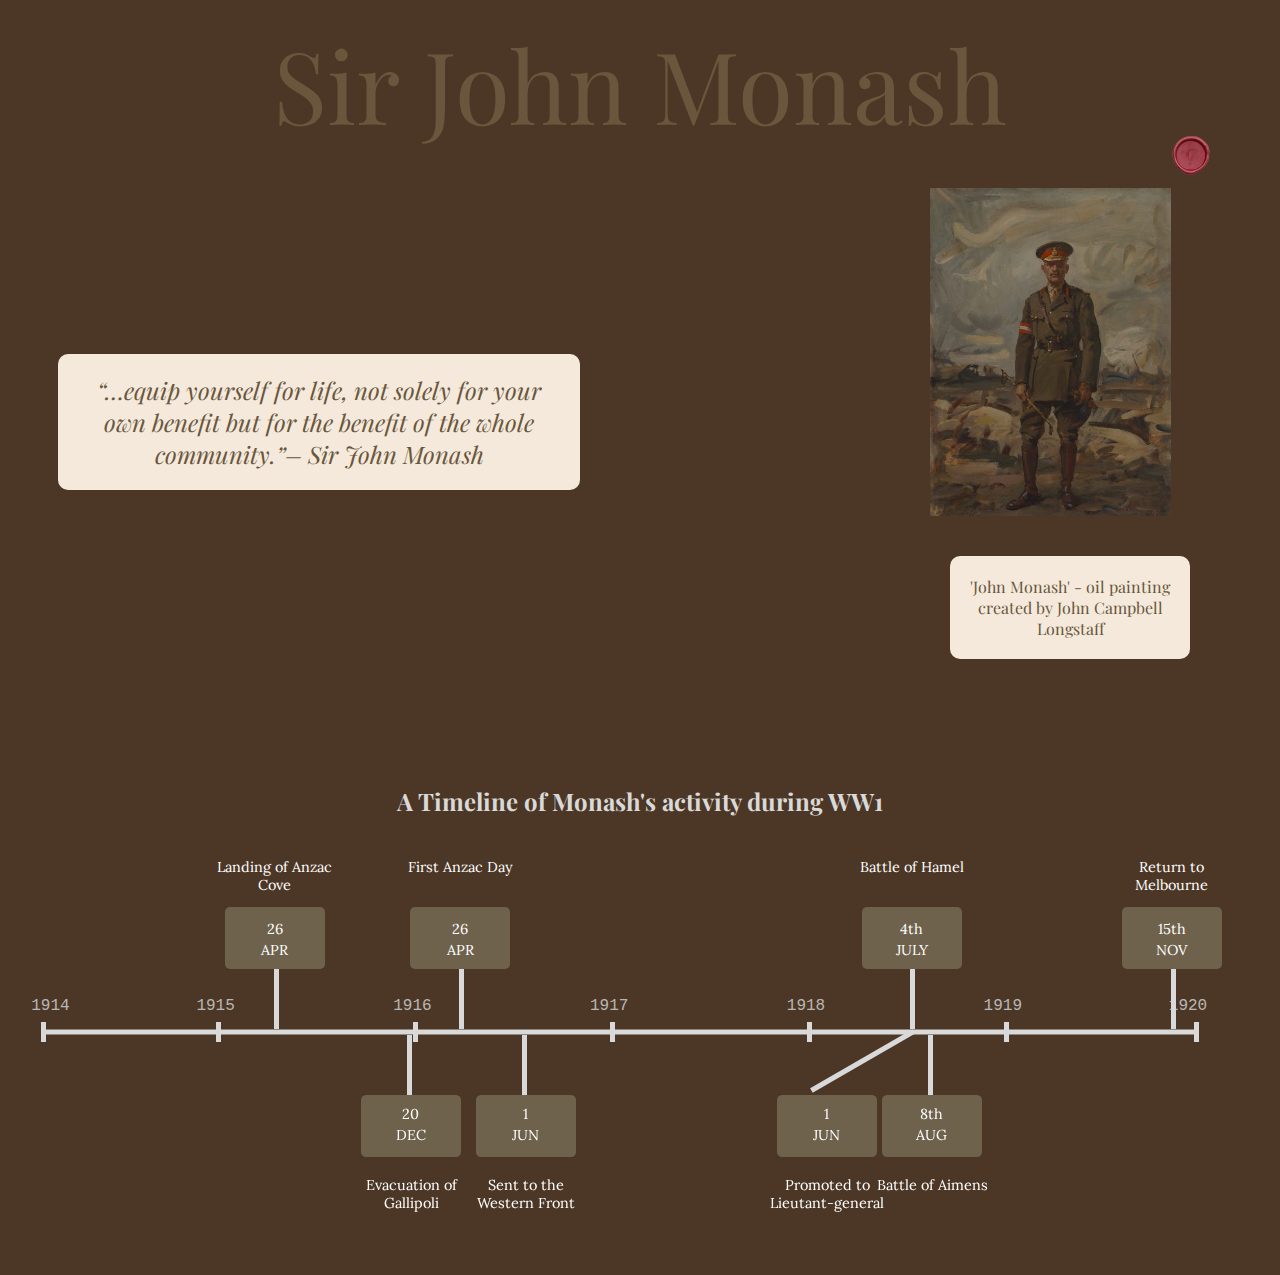
<file: index.html>
<!DOCTYPE html>
<html>
<head>
<meta charset="utf-8">
<title>Sir John Monash</title>
</head>
<link rel="stylesheet" href="styles.css" type="text/css">




<body>
    <header class="topbar">
        <h1 class="playfair-regular"> Sir John Monash</h1>
    </header>
    <section>
        <div id="quote">
        <blockquote class="fancy-quote">
            “…equip yourself for life, not solely for your own benefit but for the benefit of the whole community.”– Sir John Monash
        </blockquote>    
        </div>
        <div id="imageMA"> 
            <a href="bio.html"> <img style="border-radius: 20px; height: 40%; width: 40%; padding: 20px" src="images/Sir John Monash.jpg"> 
            </a>
            <blockquote class="quote">'John Monash' - oil painting created by John Campbell Longstaff</blockquote>
            <img src="images/seal.png" style="position: absolute; width: 10%; width: 10%; transform: translate(250px,-550px);">

        </div>
    </section>


    <div id="titleHead">
         <h2 style="display: flex;justify-content: center; align-items: center; padding: 30px;">A Timeline of Monash's activity during WW1</h2>
    </div>

    <div class="timeline-wrapper">

        <div class="timeline"> 
            <div class="middle-line"></div>



        <div class="milestoneStart"> 
            <div class="year"> 1914</div>
        </div>


        
        <div class="milestoneSecond"> 
            <div class="year"> 1915</div>
        </div>

        <div>
            <div class="event" style="left:15%" >
                <div  class="date" data-date="1915" onclick="goToBiography('event1')">
                    <p>26</p>
                    <p>APR</p>
                </div>
                <div class="line"></div>
                <p class="eventInfo" style="position: absolute; ">Landing of Anzac Cove</p>

            </div>
        </div> 

        <div >
            <div class="event" style="left: 25%; transform: rotate(180deg); bottom: 20px;">
                <div id="evacuationDate" class="date" data-date="1915" onclick="goToBiography('event2');highlightText('highlight2')">
                    <p style="transform: rotate(180deg);">DEC</p>
                    <p style="transform: rotate(180deg);">20</p>
                </div>
                <div class="line"></div>
                <div style="transform: translate(-10px,-115px);">
                    <p class="eventInfo" style="position: absolute; transform: rotate(180deg); ">Evacuation of Gallipoli</p>
                </div>
            </div>
        </div>

        <div >
            <div class="event" style="left: 31%;">
                <div id="firstAnzac" class="date" data-date="1916" onclick="goToBiography('event3')">
                    <p>26</p>
                    <p>APR</p>
                </div>
                <div class="line"></div>
                <p class="eventInfo" style="position: absolute; ">First Anzac Day</p>
            </div>
        </div>

        <div >
            <div class="event" style="left: 35%; transform: rotate(180deg); bottom: 20px;">
                <div id="sentWestern" class="date" data-date="1916" onclick="goToBiography('event4')">
                    <p style="transform: rotate(180deg);">JUN</p>
                    <p style="transform: rotate(180deg);">1</p>
                </div>
                <div class="line"></div>
                <div style="transform: translate(-10px,-115px);">
                    <p class="eventInfo" style="position: absolute; transform: rotate(180deg); ">Sent to the Western Front</p>
                </div>
            </div>
        </div>

        <div >
            <div class="event" style="left: 61%; transform: rotate(180deg); bottom: 20px;">
                <div id="lieutant-generalDate" class="date" data-date="1918" onclick="goToBiography('event5')">
                    <p style="transform: rotate(180deg);">JUN</p>
                    <p style="transform: rotate(180deg);">1</p>
                </div>
                <div  class="line1"></div>
                <div style="transform: translate(-10px,-115px);">
                    <p class="eventInfo" style="position: absolute; transform: rotate(180deg); ">Promoted to Lieutant-general </p>
                </div>
            </div>
        </div> 

        <div >
            <div class="event" style="left: 70%;">
                <div id="battleHamelDate" class="date" data-date="1918" onclick="goToBiography('event6')">
                    <p>4th</p>
                    <p>JULY</p>
                </div>
                <div class="line"></div>
                <p class="eventInfo" style="position: absolute; ">Battle of Hamel </p>
            </div>
        </div>

        <div >
            <div class="event" style="left: 70%; transform: rotate(180deg); bottom: 20px;">
                <div id="battleAimensDate" class="date" data-date="1918" onclick="goToBiography('event7')" >
                    <p style="transform: rotate(180deg);">AUG</p>
                    <p style="transform: rotate(180deg);">8th</p>
                </div>
                <div class="line"></div>
                <div style="transform: translate(-10px,-115px);">
                    <p class="eventInfo" style="position: absolute; transform: rotate(180deg); ">Battle of Aimens</p>
                </div>
            </div>
        </div> 

        
        <div >
            <div class="event" style="left: 92.5%;">
                <div id="returnMelbourne"  class="date" data-date="1919" onclick="goToBiography('event8')">
                    <p>15th</p>
                    <p>NOV</p>
                </div>
                <div class="line"></div>
                <p class="eventInfo" style="position: absolute; ">Return to Melbourne</p>
            </div>
        </div>

        

        <div class="midQuater"> 
            <div class="year"> 1916</div>
        </div>


        <div class="middleMilestone">
            <div class="year"> 1917</div>
        </div>

        <div class="secondQuater"> 
            <div class="year"> 1918</div>
        </div>
        
        <div class="thirdQuater"> 
            <div class="year"> 1919</div>
        </div>


        <div class="milestoneEnd">
            <div class="year"> 1920</div>
        </div>

        </div>
            







    </div>


    <div class="footer"></div>
    <script src="script.js"></script>

</body>
</html>
</file>
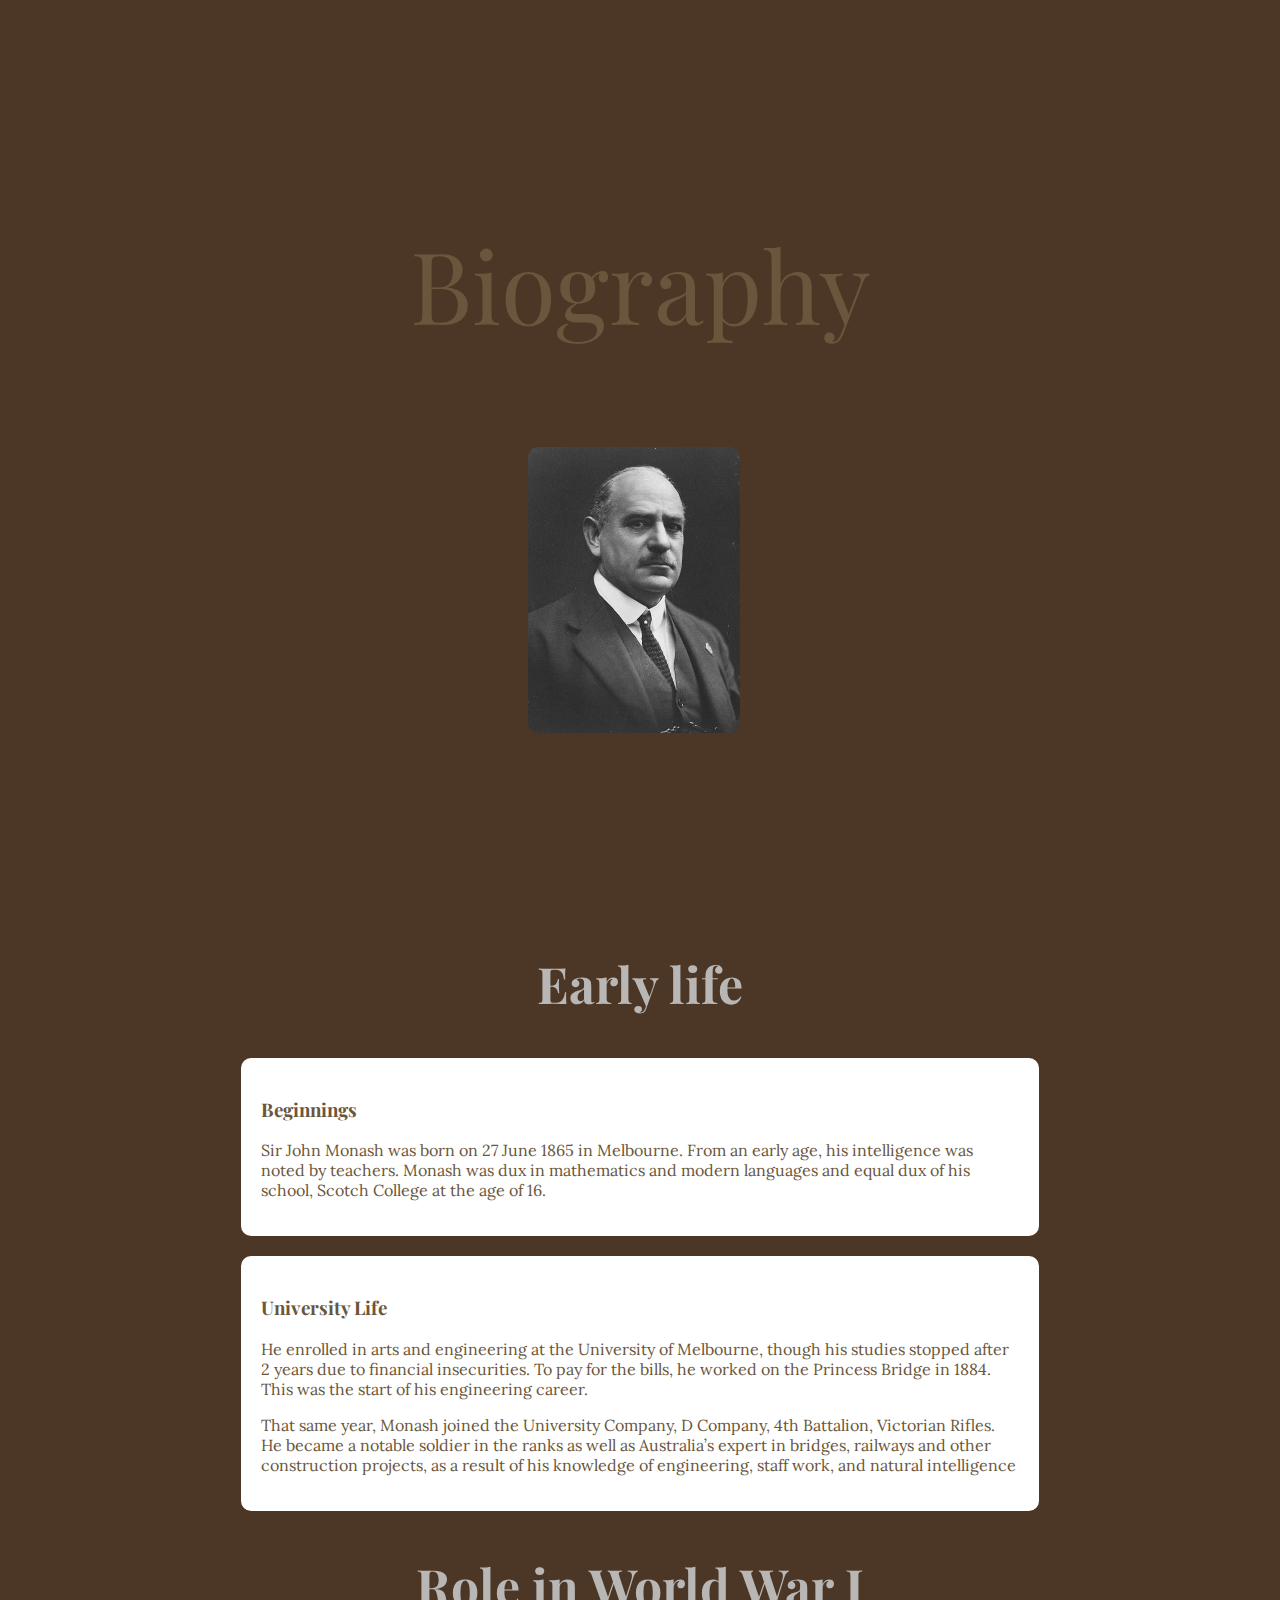
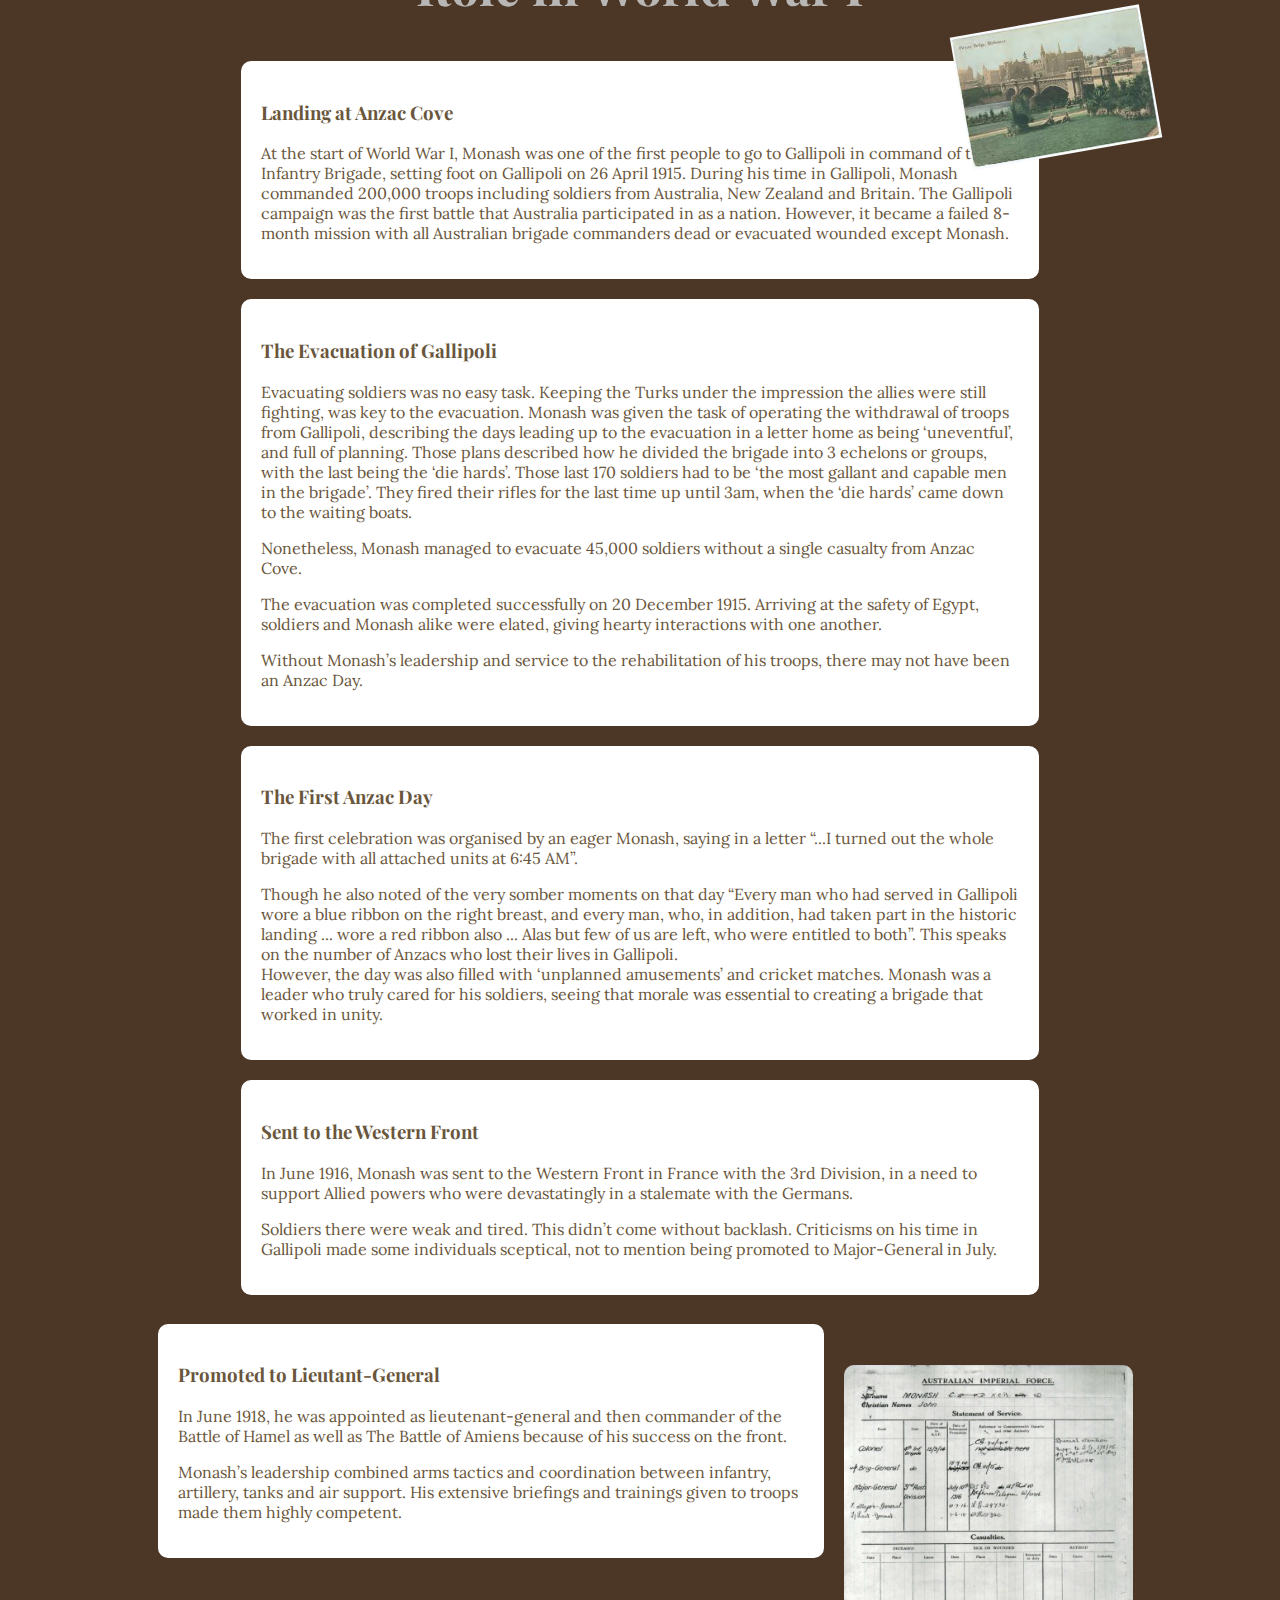
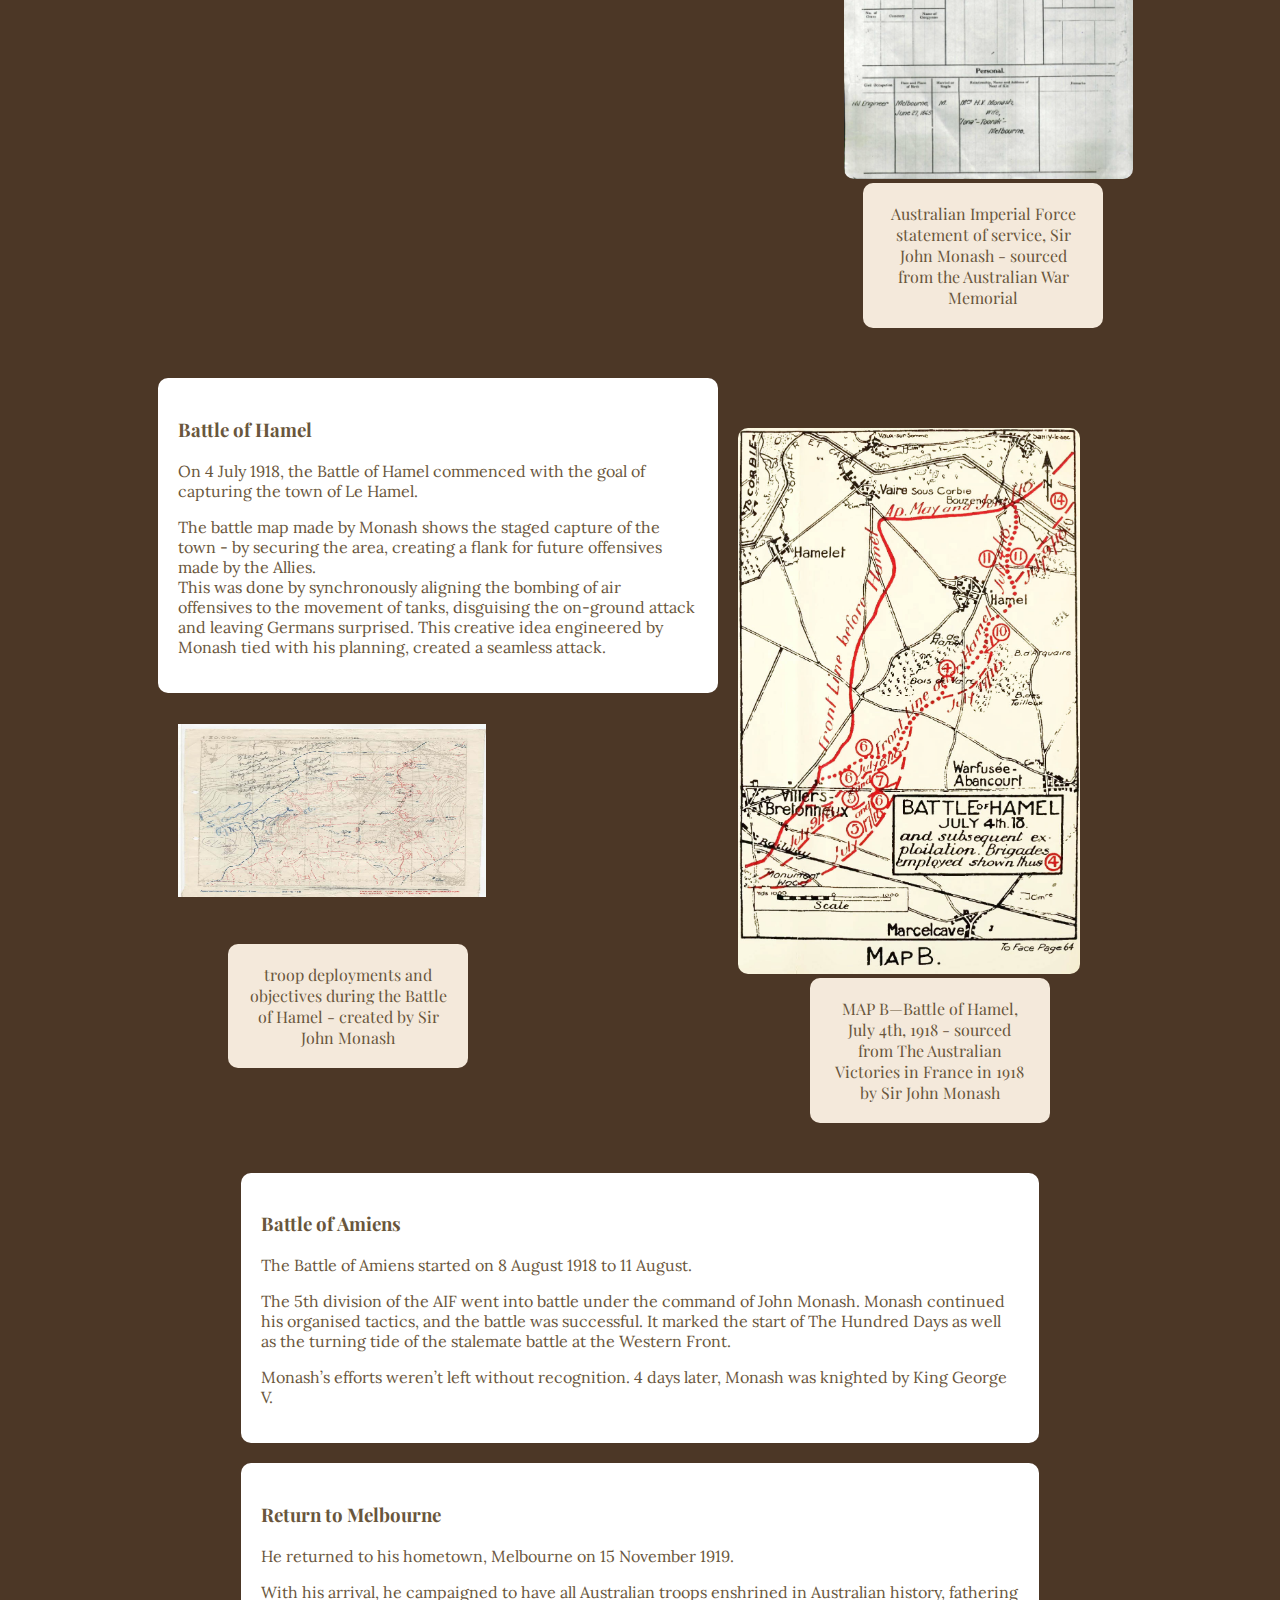
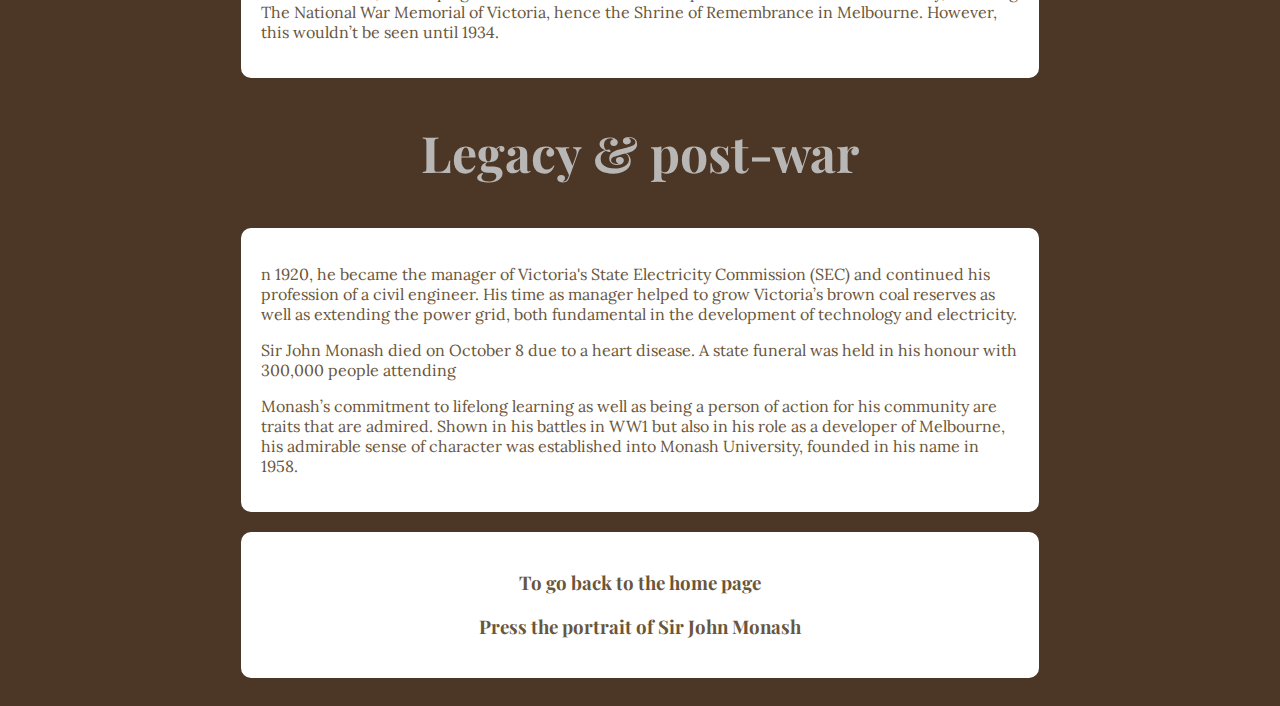
<file: bio.html>
<!DOCTYPE html>
<html>
<head>
<meta charset="utf-8">
<title>Sir John Monash</title>
</head>
<link rel="stylesheet" href="bioSty.css" type="text/css">
<link rel="main" href="file:///C:/Users/laure/OneDrive%20-%20Department%20for%20Education/2024%20coding%20projectrs/monash/index.html" type="text/html">




<body>


    <content>

        <section class="hidden">
            <h1 class="playfair-regular"> Biography</h1>
            <div style="align-items: center;justify-content: center; display: flex; padding: 30px;">
                <!--<h2  style="align-items: center;justify-content: center; display: flex; transform: translate(-20px,0px);">About me</h2>-->
                <div style="width: fit-content; height: fit-content; align-items: center;justify-content: center; display: flex;">
                    <a href="index.html"> <img src="images/photo.jpg" style="width: 50%; height: 50%; border-radius: 10px; transform: translate(100px,0px);">
                    </a>
                
                </div>
            </div>
        </section>

        <div >
            <h2> Early life</h2>
            <div class="entry" >
                <h3>Beginnings</h3>
                <p>Sir John Monash was born on 27 June 1865 in Melbourne. From an early age, his intelligence was noted by teachers. Monash was dux in mathematics and modern languages and equal dux of his school, Scotch College at the age of 16. </p>
            
            </div>
            <div class="entry">
                <h3>University Life</h3>
                <p>He enrolled in arts and engineering at the University of Melbourne, though his studies stopped after 2 years due to financial insecurities. To pay for the bills, he worked on the Princess Bridge in 1884. This was the start of his engineering career.</p>
                <p>That same year, Monash joined the University Company, D Company, 4th Battalion, Victorian Rifles. He became a notable soldier in the ranks as well as Australia’s expert in bridges, railways and other construction projects, as a result of his knowledge of engineering, staff work, and natural intelligence</p>
            </div>
            <img src="images/princessbridge.jpg" style="position: absolute; transform: rotate(-10deg); left:75%; top: 180%; height: 15%; width:15%">
            <!-- <section class="hidden">
                <img src="images/bookstack.png" style="width: 25%; height: 25%; position: absolute; ">
            </section> -->
        </div>

        <h2> Role in World War I </h2>

        <div>
            <div id="event1" class="entry">
                <h3>Landing at Anzac Cove</h3>
                <p id="highlight1">At the start of World War I, Monash was one of the first people to go to Gallipoli in command of the 4th Infantry Brigade, setting foot on Gallipoli on 26 April 1915. During his time in Gallipoli, Monash commanded 200,000 troops including soldiers from Australia, New Zealand and Britain. The Gallipoli campaign was the first battle that Australia participated in as a nation. However, it became a failed 8-month mission with all Australian brigade commanders dead or evacuated wounded except Monash.  </p>
            </div>
           <div id="event2" class="entry">
                <h3>The Evacuation of Gallipoli</h3>
                <p>Evacuating soldiers was no easy task. Keeping the Turks under the impression the allies were still fighting, was key to the evacuation. Monash was given the task of operating the withdrawal of troops from Gallipoli, describing the days leading up to the evacuation in a letter home as being ‘uneventful’, and full of planning. Those plans described how he divided the brigade into 3 echelons or groups, with the last being the ‘die hards’. Those last 170 soldiers had to be ‘the most gallant and capable men in the brigade’. They fired their rifles for the last time up until 3am, when the ‘die hards’ came down to the waiting boats. </p>
                <p>Nonetheless, Monash managed to evacuate 45,000 soldiers without a single casualty from Anzac Cove.</p>
                <p id="highlight2">The evacuation was completed successfully on 20 December 1915.  Arriving at the safety of Egypt, soldiers and Monash alike were elated, giving hearty interactions with one another. </p>
                <p>Without Monash’s leadership and service to the rehabilitation of his troops, there may not have been an Anzac Day.</p>
            </div>
            <div id="event3" class="entry">
                <h3>The First Anzac Day</h3>
                <p id="highlight3" onclick="highlightText('highlight3')">The first celebration was organised by an eager Monash, saying in a letter “...I turned out the whole brigade with all attached units at 6:45 AM”.</p>
                <p>Though he also noted of the very somber moments on that day “Every man who had served in Gallipoli wore a blue ribbon on the right breast, and every man, who, in addition, had taken part in the historic landing ... wore a red ribbon also ... Alas but few of us are left, who were entitled to both”. This speaks on the number of Anzacs who lost their lives in Gallipoli. <br> However, the day was also filled with ‘unplanned amusements’ and cricket matches. Monash was a leader who truly cared for his soldiers, seeing that morale was essential to creating a brigade that worked in unity. </p>
            </div>
            <div id="event4" class="entry">
                <h3>Sent to the Western Front</h3>
                <p id="highlight4" onclick="highlightText('highlight4')">In June 1916, Monash was sent to the Western Front in France with the 3rd Division, in a need to support Allied powers who were devastatingly in a stalemate with the Germans. </p>
                <p>Soldiers there were weak and tired. This didn’t come without backlash. Criticisms on his time in Gallipoli made some individuals sceptical, not to mention being promoted to Major-General in July.</p>
            </div>
            <div class="divide" >
                <div id="event5" class="entry" style="transform: translate(0px,-350px);">
                    <h3>Promoted to Lieutant-General</h3>
                    <p id="highlight5" onclick="highlightText('highlight5')">In June 1918, he was appointed as lieutenant-general and then commander of the Battle of Hamel as well as The Battle of Amiens because of his success on the front.</p>
                    <p>Monash’s leadership combined arms tactics and coordination between infantry, artillery, tanks and air support. His extensive briefings and trainings given to troops made them highly competent. </p>
                </div>
                <div>
                    <img src="images/aifrecord.png" style="width:50%; height: 50%; border-radius: 10px;">
                    <blockquote class="quote" style="transform: translate(-150px,0px);">Australian Imperial Force statement of service, Sir John Monash - sourced from the Australian War Memorial</blockquote>
                </div>
            </div>
            <div class="divide">
                    <div id="event6" class="entry" style="transform: translate(0px,-410px);">
                        <h3>Battle of Hamel</h3>
                        <p id="highlight6" onclick="highlightText('highlight6')">On 4 July 1918, the Battle of Hamel commenced with the goal of capturing the town of Le Hamel. </p>
                        <p>The battle map made by Monash shows the staged capture of the town - by securing the area, creating a flank for future offensives made by the Allies. <br> This was done by synchronously aligning the bombing of air offensives to the movement of tanks, disguising the on-ground attack and leaving Germans surprised. This creative idea engineered by Monash tied with his planning, created a seamless attack. </p>
                        <div>
                            <img src="images/hamelTactics.png" style="position: absolute; width: 55%; height: 55%; top: 110%;">
                            <blockquote class="quote" style="position: absolute; top:180%; transform: translate(50px,0px);"> troop deployments and objectives during the Battle of Hamel - created by Sir John Monash</blockquote>
                        </div>
                    </div>

                <div>
                    <img src="images/mapHamel.jpg" style="width:50%; height: 50%; border-radius: 10px; ">
                    <blockquote class="quote" style="transform: translate(-150px,0px);">MAP B—Battle of Hamel, July 4th, 1918 - sourced from The Australian Victories in France in 1918 by Sir John Monash</blockquote>
                </div>
            </div>
            <div>
                <div id="event7" class="entry">
                    <h3>Battle of Amiens</h3>
                    <p id="highlight7" onclick="highlightText('highlight7')">The Battle of Amiens started on 8 August 1918 to 11 August. </p>
                    <p>The 5th division of the AIF went into battle under the command of John Monash. Monash continued his organised tactics, and the battle was successful. It marked the start of The Hundred Days as well as the turning tide of the stalemate battle at the Western Front.</p>
                    <p>Monash’s efforts weren’t left without recognition. 4 days later, Monash was knighted by King George V. </p>
                </div>
                <!-- <img src="images/ceremony.jpg"> -->
            </div>
            <!-- <div style="left:0%;">
                <img src="images/knighting.jpg" style="position: absolute;">
                <blockquote>knighting of Sir John Monash</blockquote>
            </div> -->

            <div class="entry" id="event8">
                <h3>Return to Melbourne</h3>
                <p id="highlight8" onclick="highlightText('highlight8')"> He returned to his hometown, Melbourne on 15 November 1919. </p>
                <p>With his arrival, he campaigned to have all Australian troops enshrined in Australian history, fathering The National War Memorial of Victoria, hence the Shrine of Remembrance in Melbourne. However, this wouldn’t be seen until 1934. </p>
            </div>
        </div>
        <div>
            <h2> Legacy & post-war</h2>
            <div class="entry">
                <p>n 1920, he became the manager of Victoria's State Electricity Commission (SEC) and continued his profession of a civil engineer. His time as manager helped to grow Victoria’s brown coal reserves as well as extending the power grid, both fundamental in the development of technology and electricity. </p>
                <p>Sir John Monash died on October 8 due to a heart disease. A state funeral was held in his honour with 300,000 people attending</p>
               <p>Monash’s commitment to lifelong learning as well as being a person of action for his community are traits that are admired. 
                Shown in his battles in WW1 but also in his role as a developer of Melbourne, his admirable sense of character was established into Monash University, founded in his name in 1958.  </p>
            </div>
    </div>
    <div class="footer">
        <h3>To go back to the home page</h3>
        <h3>Press the portrait of Sir John Monash</h3>
    </div>
    </content>

    <script src="script.js"></script>

</body>
</html>
</file>
<file: styles.css>
@import url('https://fonts.googleapis.com/css2?family=Caveat:wght@400..700&family=Meddon&family=Playwrite+AU+TAS:wght@100..400&display=swap');
@import url('https://fonts.googleapis.com/css2?family=Beth+Ellen&display=swap');
@import url('https://fonts.googleapis.com/css2?family=Playfair+Display:ital,wght@0,400..900;1,400..900&display=swap');
@import url('https://fonts.googleapis.com/css2?family=Lora:ital,wght@0,400..700;1,400..700&display=swap');


.meddon-regular {
    font-family: "Meddon", cursive;
    font-weight: 400;
    font-style: normal;
}

.caveat-regular {
    font-family: "Caveat", cursive;
    font-weight: 400;
    font-style: normal;
}

.playwrite-regular {
    font-family: "Playwrite AU TAS", cursive;
    font-weight: 400;
    font-style: normal;
}


.beth-ellen-regular {
    font-family: "Beth Ellen", cursive;
    font-weight: 400;
    font-style: normal;
}

.playfair-regular {
    font-family: "Playfair Display", cursive;
    font-weight: 400;
    font-style:normal;
    color: rgba(105, 86, 60, 1);
    font-size: 100px;
}

.lora-regular {
    font-family: "Lora", cursive;
    font-weight: 400;
    font-style: normal;
}

h2{

    font-family: "Playfair Display", cursive;
    
}

h3{

    color: rgba(105, 86, 60, 1);
    font-family: "Playfair Display", cursive;
}



p{

    font-family: "Lora", cursive;
    color: rgba(105, 86, 60, 1);
}

html{
    overflow-y: scroll;
    overflow-x: hidden;
    background-color: rgba(76, 55, 38, 1);
}

/* 
$caf-noir: rgba(76, 55, 38, 1);
$coffee: rgba(105, 86, 60, 1);
$sienna: rgba(133, 38, 0, 1);
$silver: rgba(184, 183, 181, 1);
$walnut-brown: rgba(111, 98, 76, 1); */


.topbar{
    display: flex;
    justify-content: center;
    align-items: center;
    height: 150px; /* Example height */
    /* border: 1px solid #ccc; */
    width: 100%;
    /* background-color: #f4e9db;
    border-radius: 10px; */
}

section{
    height: fit-content;
    width: 100%;
    /* background-color: #f4e9db;
    border-radius: 10px; */
    display: flex;
    justify-content: space-between; /* Space between the divs */
    align-items: center; /* Align vertically in the same line */
    gap: 20px; /* Optional: Adds space between the divs */
    padding-bottom: 50px;
    

}

.fancy-quote {
    font-family: 'Playfair Display', serif;
    font-size: 1.5rem;
    font-style: italic;
    text-align: center;
    color: rgba(105, 86, 60, 1); /* Deep red */
    background: #f4e9db; /* Sepia tone */
    padding: 20px;
    border-radius: 10px;
    animation: fade-in 2s ease-in-out;
    
}

.quote{
    font-family: 'Playfair Display', serif;
    font-size: 1.0rem;
    text-align: center;
    color: rgba(105, 86, 60, 1); /* Deep red */
    background: #f4e9db; /* Sepia tone */
    padding: 20px;
    border-radius: 10px;
    animation: fade-in 2s ease-in-out;
    width: 200px;

}

@keyframes fade-in {
    from { opacity: 0; }
    to { opacity: 1; }
}


#quote{

    width: 50%;
    height: 100%;
    padding: 10px;
    /* border-color: black;
    border: 1px solid; */

}

#imageMA{
    width: 50%;
    height: 100%;
    /* border-color: black;
    border: 1px solid; */
    padding: 10px;
    border-radius: 10px;
    transform: translate(250px,0px);
}

#titleHead{
    width: 100%;
    height: fit-content;
    color: #d9d9d9;

}

.footer{

    width: 100%;
    height: 30px;
    padding: 20px;


}


.timeline-wrapper {
    position: relative;
    width: 90%;
    margin: auto;
    height: 300px;
    padding: 10px;
    padding-top: 20px;
    transform: translate(-30px,0px);
}

.timeline-wrapper .middle-line {
    position: absolute;
    width: 100%;
    height: 5px;
    top: 50%;
    transform: translateY(-50%);
    background: #d9d9d9;
}

.timeline-wrapper .middleMilestone{
    position: absolute;
    width: 5px;
    height: 20px;
    top: 50%;
    transform: translateY(-50%);
    background: #d9d9d9;
    left: 50%;
}


.timeline-wrapper .milestoneSecond{
    position: absolute;
    width: 5px;
    height: 20px;
    top: 50%;
    transform: translateY(-50%);
    background: #d9d9d9;
    left: 16%;
}


.timeline-wrapper .midQuater{
    position: absolute;
    width: 5px;
    height: 20px;
    top: 50%;
    transform: translateY(-50%);
    background: #d9d9d9;
    left: 33%;
}

.timeline-wrapper .secondQuater{
    position: absolute;
    width: 5px;
    height: 20px;
    top: 50%;
    transform: translateY(-50%);
    background: #d9d9d9;
    left: 67%;
}


.timeline-wrapper .thirdQuater{
    position: absolute;
    width: 5px;
    height: 20px;
    top: 50%;
    transform: translateY(-50%);
    background: #d9d9d9;
    left: 84%;
}



.milestoneStart {
    position: absolute;
    width: 5px;
    height: 20px;
    top: 50%;
    transform: translateY(-50%);
    background: #d9d9d9;
}

.milestoneEnd {
    position: absolute;
    width: 5px;
    height: 20px;
    top: 50%;
    transform: translate(10px,-50%);
    background: #d9d9d9;
    right: 0%;
    

}


.milestoneStart .year{
    position: absolute;
    font-family: 'Courier New', Courier, monospace;
    transform: translate(-10px,-25px);
    font-weight: 10px;
    color: rgba(184, 183, 181, 1);
}

.milestoneEnd .year{
    position: absolute;
    font-family: 'Courier New', Courier, monospace;
    transform: translate(-25px,-25px);
    font-weight: 10px;
    color: rgba(184, 183, 181, 1);
}

.year{
    position: absolute;
    font-family: 'Courier New', Courier, monospace;
    transform: translate(-20px,-25px);
    font-weight: 10px;
    color: rgba(184, 183, 181, 1);
}

.box .date {
    position: absolute;
    top: 50%;
    left: 0px;
    transform: translateY(-50%);
    width: 50px;
    height: 50px;
    border-radius: 100%;
    background: #fff;
    border: 2px solid #d9d9d9;
}
.date p {
    text-align: center;
    margin-top: 3px;
    margin-bottom: 0px;
    color: #fff;
    
}


.event{

    padding: 20px;
    position: absolute;
    flex-shrink: 0;
    font-size: 0.9rem; /* Smaller text */
    width: 120px; /* Smaller event box */
    transition: transform 0.3s ease;
    z-index: 1;
    
    
}

.date{
    background-color: rgba(111, 98, 76, 1); /* Muted gold */
    padding: 10px;
    border-radius: 5px;
    text-align: center;
    flex-shrink: 0;
    font-size: 0.9rem; /* Smaller text */
    width: 80px; /* Smaller event box */
    /* transition: transform 0.3s ease; */
    z-index: 2;
    /* position: fixed; */
    cursor: pointer;
}

.date:hover {
    transform: scale(1.1);
}


/* Adjust Spacing */
.timeline .event:not(:first-child) {
    margin-left: 50px; /* Default gap, adjusted dynamically by JavaScript */
}


.line{
    position: absolute;
    width: 5px;
    height: 60px;
    background: #d9d9d9;
    left: 43%;
    z-index: 3;
}

.line1{
    position: absolute;
    width: 5px;
    height: 118px;
    background: #d9d9d9;
    left: 20%;
    z-index: 3;
    transform: rotate(60deg); 
    top:57px;
}


.eventInfo{

    color: white;
    width: 120px;
    height: 20px;
    transform: translate(-10px, -125px);
    text-align: center;

}
</file>
<file: bioSty.css>
@import url('https://fonts.googleapis.com/css2?family=Caveat:wght@400..700&family=Meddon&family=Playwrite+AU+TAS:wght@100..400&display=swap');
@import url('https://fonts.googleapis.com/css2?family=Beth+Ellen&display=swap');
@import url('https://fonts.googleapis.com/css2?family=Playfair+Display:ital,wght@0,400..900;1,400..900&display=swap');
@import url('https://fonts.googleapis.com/css2?family=Lora:ital,wght@0,400..700;1,400..700&display=swap');
.meddon-regular {
    font-family: "Meddon", cursive;
    font-weight: 400;
    font-style: normal;
}

.caveat-regular {
    font-family: "Caveat", cursive;
    font-weight: 400;
    font-style: normal;
}

.playwrite-regular {
    font-family: "Playwrite AU TAS", cursive;
    font-weight: 400;
    font-style: normal;
}


.beth-ellen-regular {
    font-family: "Beth Ellen", cursive;
    font-weight: 400;
    font-style: normal;
}

.playfair-regular {
    font-family: "Playfair Display", cursive;
    font-weight: 400;
    font-style:normal;
}

.lora-regular {
    font-family: "Lora", cursive;
    font-weight: 400;
    font-style: normal;
}

h2{

    color: rgba(105, 86, 60, 1);
    color: rgba(184, 183, 181, 1);
    font-family: "Playfair Display", cursive;
    font-size: 50px;
    text-align: center;

}

h3{

    color: rgba(105, 86, 60, 1);
    font-family: "Playfair Display", cursive;

}

h1{
    font-family: "Playfair Display", cursive;
    font-weight: 400;
    font-style:normal;
    color: rgba(105, 86, 60, 1);
    font-size: 100px;
}


p{

    font-family: "Lora", cursive;
    color: rgba(105, 86, 60, 1);
}

html{
    overflow-y: scroll;
    overflow-x: hidden;
    background-color: rgba(76, 55, 38, 1);
    scroll-behavior: smooth;
}

.topbar{
    display: flex;
    justify-content: center;
    align-items: center;
    height: 150px; /* Example height */
    /* border: 1px solid #ccc; */
    width: 100%;
    /* background-color: #f4e9db;
    border-radius: 10px; */
}

.entry{
    
    background-color: white;
    border-radius: 10px;
    width: 60%;
    padding: 20px;
    margin: auto;
    margin-bottom: 20px;

}
@media(prefers-reduced-motion){

    .hidden{
        transition: none;
    }
    .musicnote{
        transition: none;
    }
}

a{
    font-family:monospace;
    font-size: 14px;
    color:gold;
}



section{

    display: grid;
    place-items: center;
    align-content: center;
    min-height: 100vh;
    width: 100%;

}
.hidden{
    opacity: 0;
    transition: all 3s;
    filter: blur(5px);
    transform: translateX(-100%);
}
.show{
    opacity: 1;
    filter: blur(0);
    transform: translateX(0);
    transform: translateY(0);
}








.button{
    border: none;
    color: white;
    text-align: center;
    text-decoration: none;
    font-size: 15px;
    transition-duration: 0.4s;
    cursor: pointer;
    width: fit-content;
    height: 40px;
    position: relative;
    padding: 10px;
    font-family: "Comfortaa";

}
.button1 {
    background-color: #3188B1;; 
    color: white; 
    border: 2px solid #FFB703;
}
  
.button1:hover {
    background-color: #FFB703;
    color: white;
}

.topbar1{
    background-color: #3188B1;
    height: 75px;
    width: 100%;
    top: 0px;
    padding: 10px;
    display:flex;
    transform: translate(-10px,-10px);
    position:fixed;
    z-index: 1;
}

body {
    display: flex;
    justify-content: center; /* Horizontal centering */
    align-items: center; /* Vertical centering */

}


.highlight {
    background-color: black;
    transition: background-color 4s ease;
}

.divide{
    height: fit-content;
    width: 100%;
    /* background-color: #f4e9db;
    border-radius: 10px; */
    display: flex;
    justify-content: space-between; /* Space between the divs */
    align-items: center; /* Align vertically in the same line */
    gap: 20px; /* Optional: Adds space between the divs */
    margin: auto;
    padding: 50px;
    transform: translate(100px,0px);
}

.footer{

    width: 60%;
    height: fit-content;
    padding: 20px;
    background-color: white;
    border-radius: 10px;
    margin: auto;
    margin-bottom: 20px;
    text-align: center;
}


.quote{
    font-family: 'Playfair Display', serif;
    font-size: 1.0rem;
    text-align: center;
    color: rgba(105, 86, 60, 1); /* Deep red */
    background: #f4e9db; /* Sepia tone */
    padding: 20px;
    border-radius: 10px;
    animation: fade-in 2s ease-in-out;
    width: 200px;
    height: fit-content;
    text-align: center;
    margin: auto;

}
</file>
